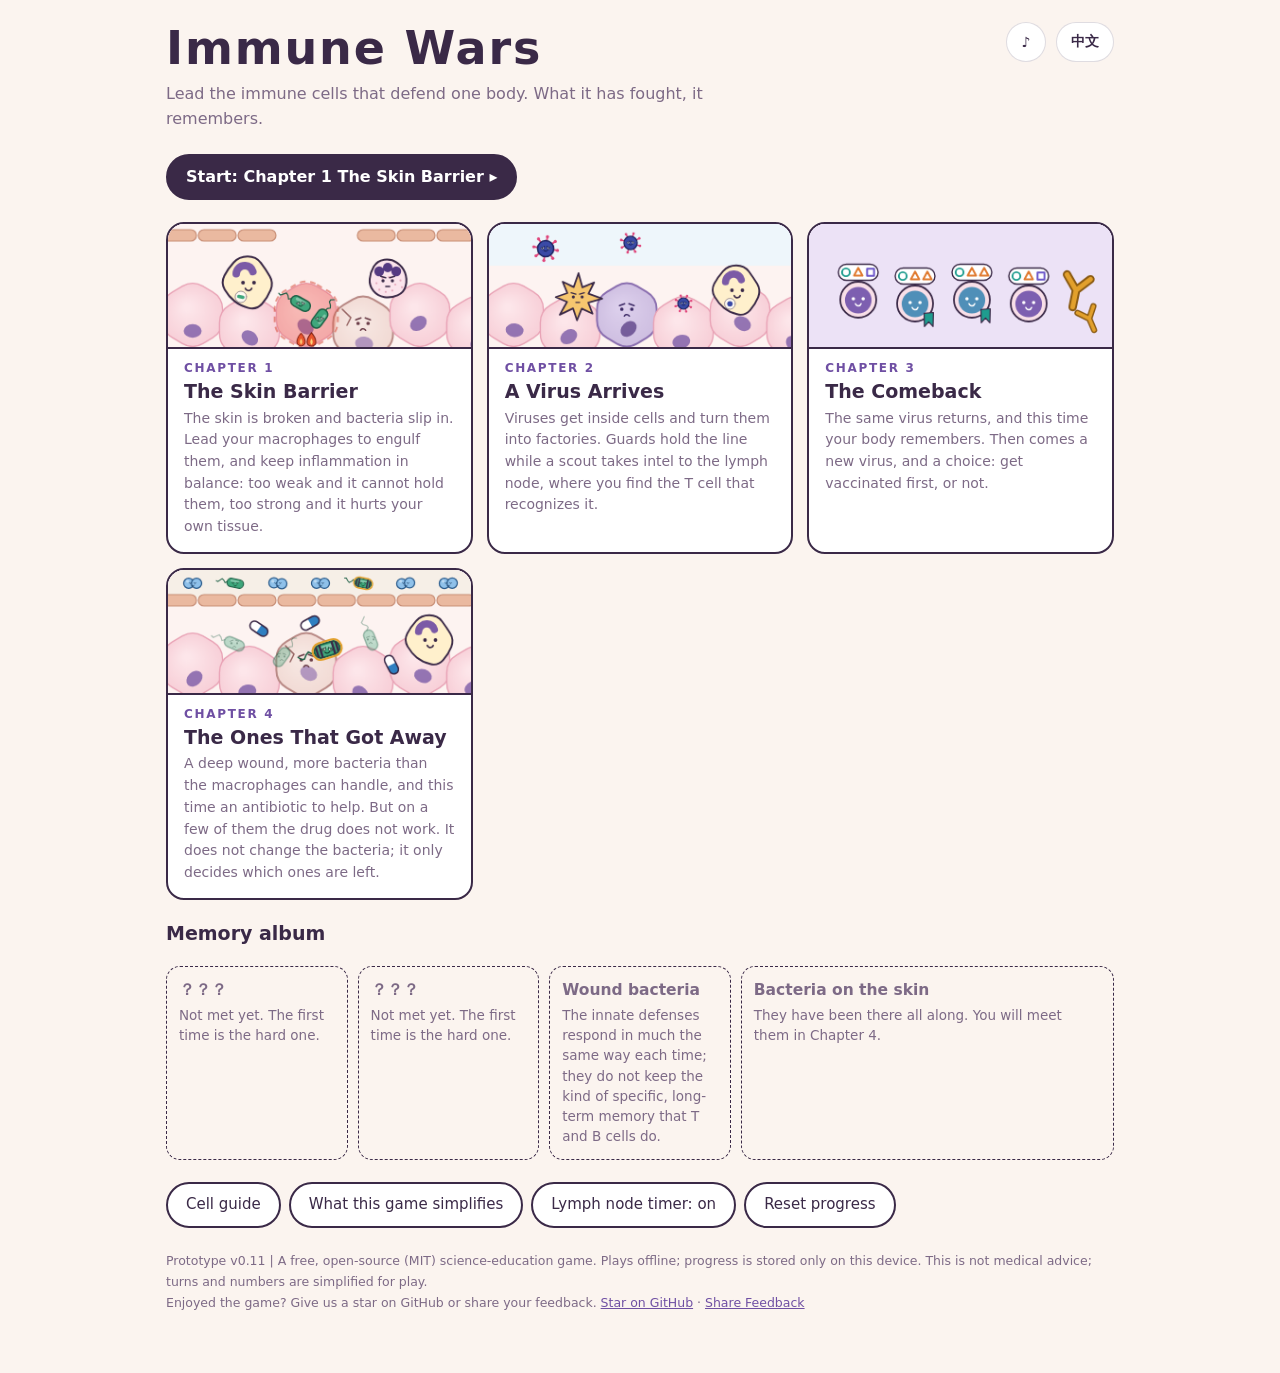
<file: index.html>
<!doctype html>
<html lang="zh-Hant-TW">
<head>
<meta charset="utf-8">
<meta name="viewport" content="width=device-width,initial-scale=1,viewport-fit=cover">
<title>免疫系統大作戰 Immune Wars</title>
<meta name="description" content="免費、開源的免疫系統科普策略遊戲。A free, open-source strategy game about the immune system.">
<meta name="theme-color" content="#fbf4ef">
<link rel="icon" href="data:image/svg+xml,%3Csvg xmlns='http://www.w3.org/2000/svg' viewBox='0 0 32 32'%3E%3Ccircle cx='16' cy='16' r='14' fill='%23f8dfe8' stroke='%233a2947' stroke-width='2'/%3E%3Ccircle cx='16' cy='16.5' r='10' fill='%237d5fb0'/%3E%3Ccircle cx='12.5' cy='15' r='1.6' fill='%23fff'/%3E%3Ccircle cx='19.5' cy='15' r='1.6' fill='%23fff'/%3E%3Cpath d='M12.5 19.5q3.5 3 7 0' fill='none' stroke='%23fff' stroke-width='1.6' stroke-linecap='round'/%3E%3C/svg%3E">
<link rel="stylesheet" href="css/game.css">
</head>
<body>
<div id="app"></div>
<noscript>這款遊戲需要 JavaScript。This game needs JavaScript.</noscript>
<script src="js/core.js"></script>
<script src="js/art.js"></script>
<script src="js/rules.js"></script>
<script src="js/battle.js"></script>
<script src="js/lymph.js"></script>
<script src="js/mode-skin.js"></script>
<script src="js/mode-airway.js"></script>
<script src="js/mode-abx.js"></script>
<script src="js/app.js"></script>
</body>
</html>
</file>
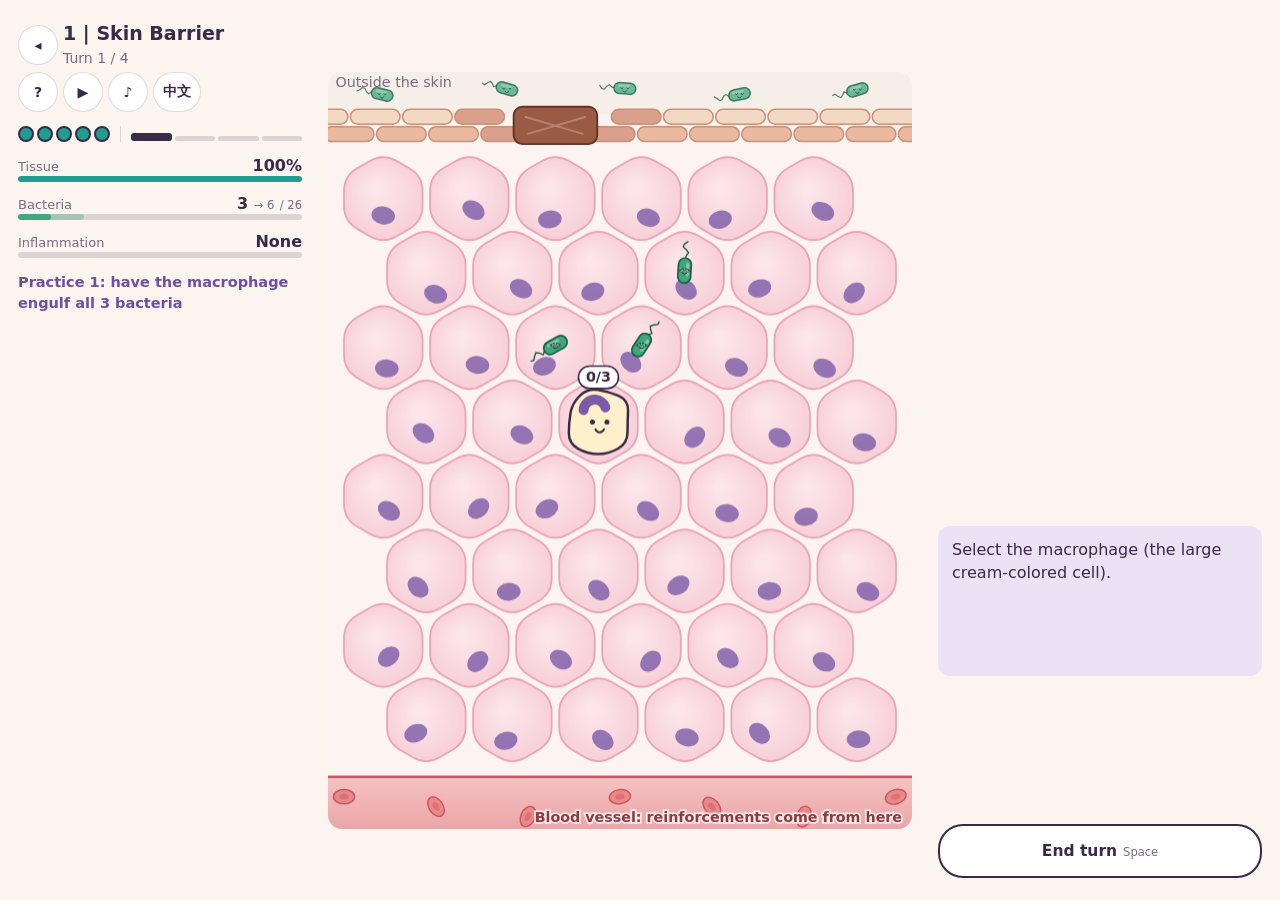
<file: levels/01-skin-barrier.html>
<!doctype html>
<html lang="zh-Hant-TW">
<head>
<meta charset="utf-8">
<meta name="viewport" content="width=device-width,initial-scale=1">
<title>免疫系統大作戰 Immune Wars</title>
<!-- 舊版的關卡網址。新版是單一頁面，這裡只負責把舊連結帶到對應的章節。 -->
<script>location.replace('../index.html' + location.search + '#skin');</script>
</head>
<body><p><a href="../index.html#skin">免疫系統大作戰 Immune Wars ▸</a></p></body>
</html>
</file>
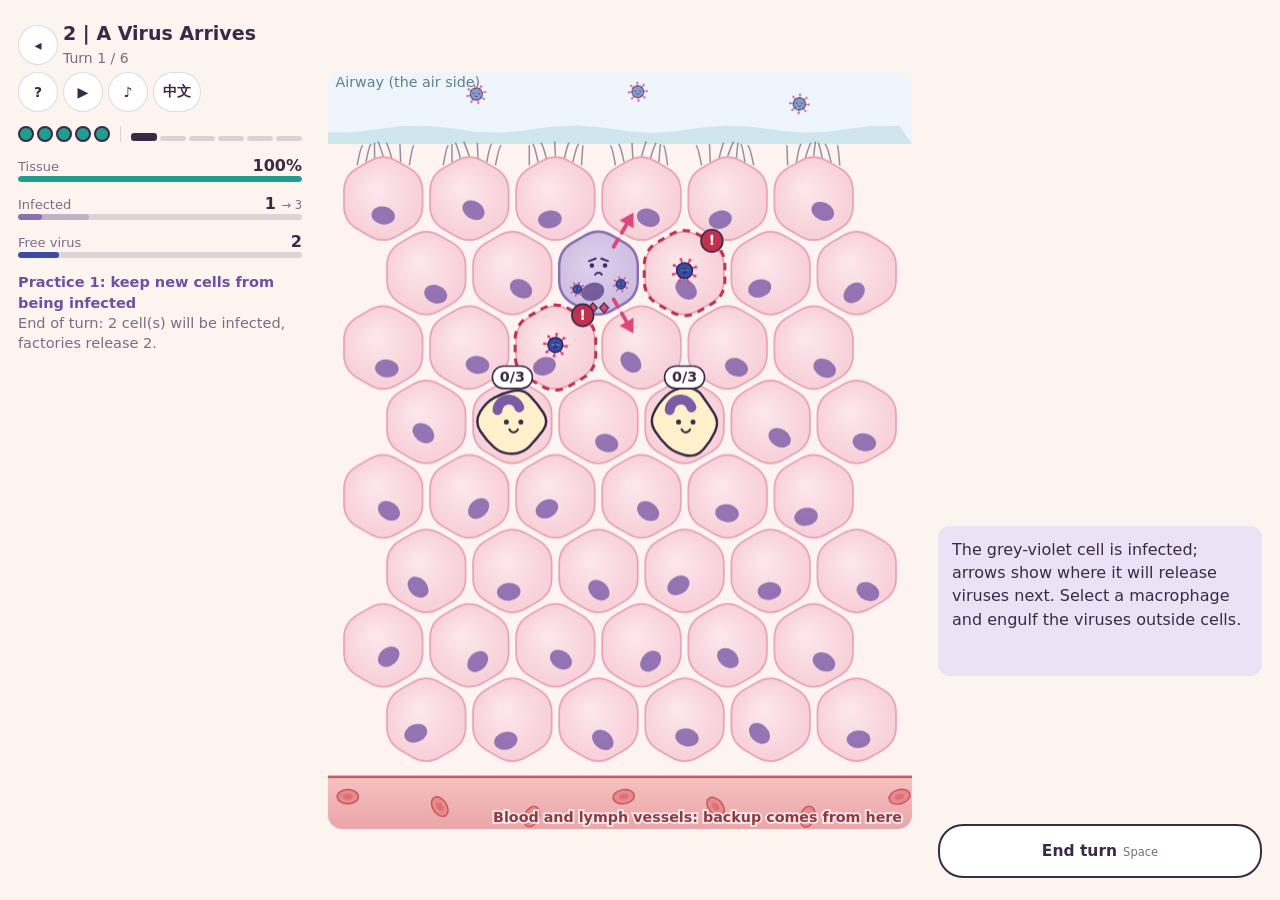
<file: levels/02-viral-infection.html>
<!doctype html>
<html lang="zh-Hant-TW">
<head>
<meta charset="utf-8">
<meta name="viewport" content="width=device-width,initial-scale=1">
<title>免疫系統大作戰 Immune Wars</title>
<!-- 舊版的關卡網址。新版是單一頁面，這裡只負責把舊連結帶到對應的章節。 -->
<script>location.replace('../index.html' + location.search + '#airway');</script>
</head>
<body><p><a href="../index.html#airway">免疫系統大作戰 Immune Wars ▸</a></p></body>
</html>
</file>
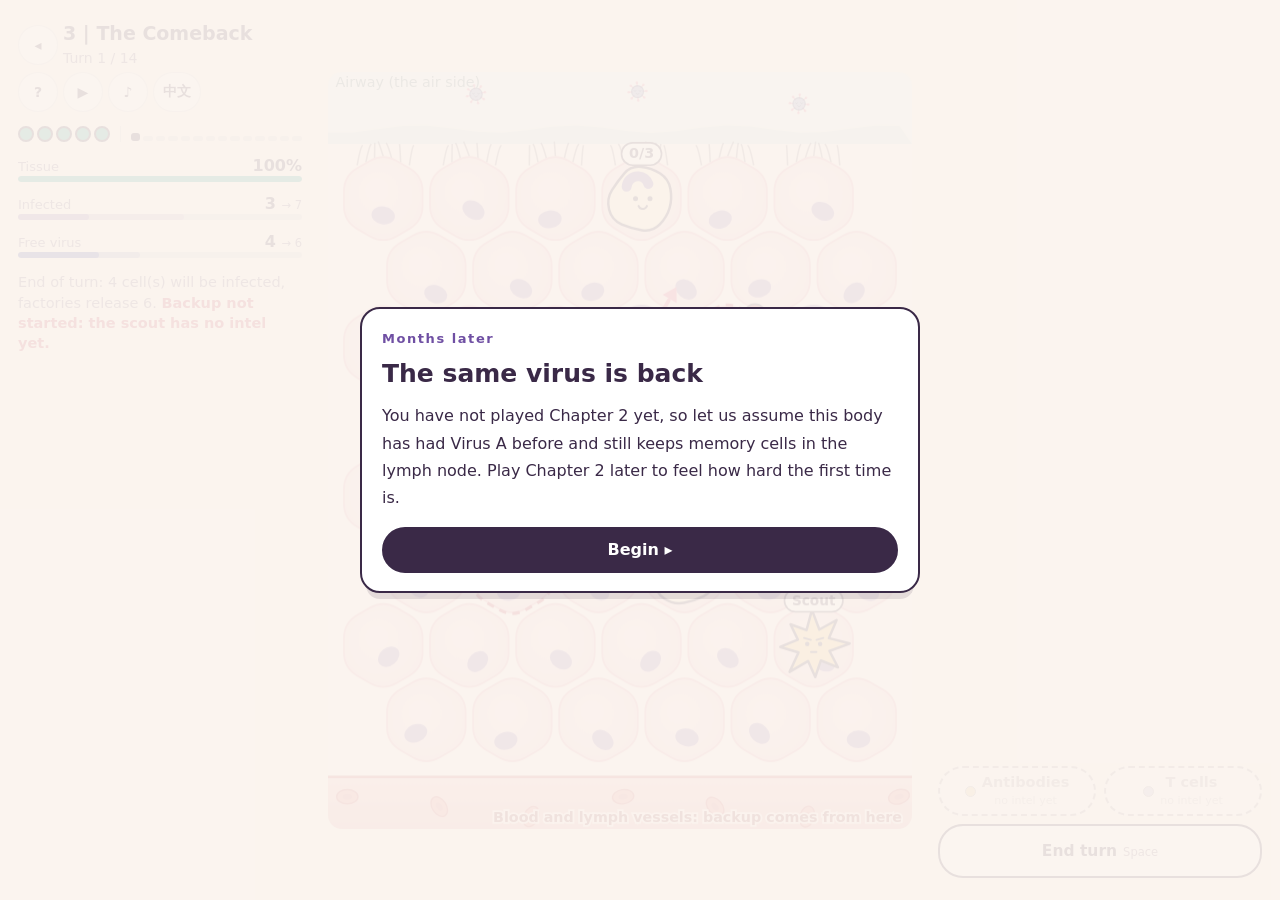
<file: levels/03-immune-memory.html>
<!doctype html>
<html lang="zh-Hant-TW">
<head>
<meta charset="utf-8">
<meta name="viewport" content="width=device-width,initial-scale=1">
<title>免疫系統大作戰 Immune Wars</title>
<!-- 舊版的關卡網址。新版是單一頁面，這裡只負責把舊連結帶到對應的章節。 -->
<script>location.replace('../index.html' + location.search + '#return');</script>
</head>
<body><p><a href="../index.html#return">免疫系統大作戰 Immune Wars ▸</a></p></body>
</html>
</file>
<file: css/game.css>
/* 免疫系統大作戰 Immune Wars — 共用樣式
   版面：手機直向＝上狀態／中戰場／下操作；桌面＝左狀態／中戰場／右操作；手機橫向＝左戰場／右其餘。
   配色取自病理切片的 H&E 染色：紙白底、伊紅粉、蘇木紫、墨色線條。單一淺色主題（刻意選擇）。 */
:root{--paper:#fbf4ef;--surface:#fff;--ink:#3a2947;--dim:#7d6a86;--line:rgba(58,41,71,.16);--eosin:#f7cdd6;--eosin2:#e58aa3;--hema:#6f4fa3;--lilac:#ece2f6;
  --gold:#e2a02c;--teal:#1f9d8f;--danger:#c0304f;--flame:#e8552e;--ok:#1c7f73;color-scheme:light}
*{box-sizing:border-box}
html,body{margin:0;height:100%;background:var(--paper);color:var(--ink);-webkit-font-smoothing:antialiased;-webkit-text-size-adjust:100%;
  font-family:"PingFang TC","Noto Sans TC","Microsoft JhengHei",system-ui,sans-serif}
button{font:inherit;color:inherit;cursor:pointer;-webkit-tap-highlight-color:transparent}
button:focus-visible,a:focus-visible{outline:3px solid var(--gold);outline-offset:2px}
#app{min-height:100%}
.pill{min-height:46px;padding:6px 18px;border-radius:24px;border:2px solid var(--ink);background:var(--surface);font-size:16px;font-weight:600;line-height:1.3}
.pill.pri{background:var(--ink);color:#fff}
.pill small{display:block;font-weight:400;font-size:12px;opacity:.8}
.pill:disabled{opacity:.4;cursor:default}
.ic{width:40px;height:40px;border-radius:20px;border:1.5px solid var(--line);background:var(--surface);font-size:14px;font-weight:600;flex:none}

/* ---------------- 戰場 ---------------- */
.bt{position:fixed;inset:0;display:grid;grid-template:"L" auto "F" 1fr "R" auto / 1fr;background:var(--paper);
  padding:env(safe-area-inset-top,0) env(safe-area-inset-right,0) env(safe-area-inset-bottom,0) env(safe-area-inset-left,0)}
.sideL{grid-area:L;padding:6px 12px 2px;display:flex;flex-direction:column;gap:5px;min-width:0}
.sideR{grid-area:R;padding:4px 12px 8px;display:flex;flex-direction:column;gap:6px;min-width:0}
.field{grid-area:F;position:relative;min-height:0;min-width:0;display:flex;align-items:center;justify-content:center;overflow:hidden}
.field canvas{display:block;touch-action:manipulation;border-radius:14px}
.top{display:flex;align-items:center;gap:5px}
.top .ttl{flex:1;min-width:0;line-height:1.25}
.top .ttl b{display:block;font-size:16px;white-space:nowrap;overflow:hidden;text-overflow:ellipsis}
.top .tl{display:flex;align-items:center;gap:8px;font-size:12.5px;color:var(--dim);white-space:nowrap}
#bLang{width:auto;min-width:40px;padding:0 9px;white-space:nowrap}
.prow{display:flex;align-items:flex-end;gap:10px} .prow #pips{flex:1}
#ap{display:inline-flex;align-items:center;gap:3px;padding-right:10px;border-right:1.5px solid var(--line)}
#ap i{width:13px;height:13px;border-radius:7px;border:2px solid var(--ink);background:transparent}
#ap i.on{background:var(--teal)}
#pips{display:flex;gap:3px;height:14px;align-items:flex-end}
#pips i{flex:1;height:5px;border-radius:3px;background:var(--line);position:relative}
#pips i.done{background:var(--dim)} #pips i.now{background:var(--ink);height:8px}
#pips i[data-m]::after{content:attr(data-m);position:absolute;left:50%;top:-12px;transform:translateX(-50%);font:700 10px system-ui;color:var(--hema);font-style:normal;white-space:nowrap}
#gauges{display:grid;grid-template-columns:repeat(3,1fr);gap:8px}
.g{min-width:0}
.g .row{display:flex;justify-content:space-between;align-items:baseline;gap:4px;font-size:12px;color:var(--dim);white-space:nowrap}
.g .row span{overflow:hidden;text-overflow:ellipsis}
.g .row em{font-style:normal;font-weight:700;font-size:14px;color:var(--ink);font-variant-numeric:tabular-nums}
.g .row em small{font-weight:400;font-size:11.5px;color:var(--dim)}
.g .bar{height:6px;border-radius:3px;background:var(--line);position:relative;overflow:hidden;margin-top:1px}
.g .bar s,.g .bar u{position:absolute;left:0;top:0;bottom:0;border-radius:3px;transition:width .35s}
.g .bar u{opacity:.35}
.g.warn .row em{color:var(--danger)}
/* 手機直向：上下兩塊都是固定高度，戰場大小不會因為文字長短跳動 */
#goal{font-size:13px;line-height:1.4;height:36.4px;overflow:hidden;color:var(--dim);display:-webkit-box;-webkit-line-clamp:2;-webkit-box-orient:vertical}
#goal b{color:var(--hema)} #goal .w{color:var(--danger);font-weight:600}
#hint{font-size:14.5px;line-height:1.45;height:75px;overflow:auto;padding:6px 12px;border-radius:12px;background:var(--lilac)}
#hint:empty{visibility:hidden}
#hint b{color:#a02c62} #hint .w{color:var(--danger);font-weight:600}
#hint .inf{display:block;font-size:12.5px;color:var(--dim);margin-top:2px} #hint .inf b{color:var(--ink)}
#info{display:none;font-size:13px;line-height:1.5;color:var(--dim)}
#info b{color:var(--ink)}
.bar2{display:flex;gap:8px;align-items:stretch}
#acts{flex:2.1;display:grid;grid-template-columns:1fr 1fr;gap:8px;min-width:0}
#acts:empty{display:none}
.act{min-height:50px;min-width:0;border-radius:25px;border:2px solid var(--ink);background:var(--surface);font-size:14.5px;font-weight:600;display:flex;align-items:center;justify-content:center;gap:6px;padding:3px 8px;line-height:1.2}
.act small{font-weight:400;font-size:11px;color:var(--dim)}
.act .dot{width:11px;height:11px;border-radius:6px;flex:none;border:1.5px solid var(--ink)}
.act:disabled{opacity:.42;cursor:default;border-style:dashed}
.act.on,.act.armed{background:var(--ink);color:#fff} .act.on small,.act.armed small{color:#e7dcef}
#bEnd{flex:1;min-height:50px;border-radius:25px;border:2px solid var(--ink);background:var(--surface);font-size:15.5px;font-weight:700;padding:3px 8px;line-height:1.2}
#bEnd small{display:none;font-weight:400;font-size:11.5px;color:var(--dim);margin-left:6px}
#bEnd.pulse{background:var(--ink);color:#fff;animation:pulse 1.2s infinite} #bEnd.pulse small{color:#e7dcef}
#bEnd.danger{border-color:var(--danger);color:var(--danger)}
#bEnd:disabled{opacity:.4}
@keyframes pulse{50%{transform:scale(1.03)}}
#banner{position:absolute;left:50%;top:10px;transform:translateX(-50%);font-size:13px;font-weight:600;padding:3px 12px;border-radius:12px;background:var(--ink);color:#fff;pointer-events:none;white-space:nowrap}
#banner:empty{display:none}
.ov{position:absolute;inset:0;background:rgba(251,244,239,.9);display:none;align-items:center;justify-content:center;padding:14px;z-index:5;overflow:auto}
.ov.on{display:flex}
.card{width:min(560px,100%);max-height:100%;overflow:auto;background:var(--surface);border:2px solid var(--ink);border-radius:20px;padding:22px 20px 18px;display:flex;flex-direction:column;gap:12px;box-shadow:0 12px 0 -6px rgba(58,41,71,.12)}
.card>*{flex-shrink:0}
.card h1{margin:0;font-size:25px;line-height:1.3;text-wrap:balance}
.card h2{margin:0;font-size:13px;font-weight:600;letter-spacing:.12em;color:var(--hema)}
.card p{margin:0;font-size:16px;line-height:1.7}
.card p.note{font-size:13px;color:var(--dim);line-height:1.6}
.card .btns{display:flex;flex-wrap:wrap;gap:8px;margin-top:4px}
.card .btns .pill{flex:1 1 150px}
.card .btns .pill.sm{flex:0 1 auto;min-height:40px;font-size:14px;font-weight:400;border-width:1.5px;border-color:var(--line)}
.card .stars{font-size:30px;letter-spacing:4px;color:var(--gold);line-height:1} .card .stars i{color:var(--line);font-style:normal}
.card .stats{display:grid;grid-template-columns:repeat(auto-fit,minmax(110px,1fr));gap:8px}
.card .stats div{font-size:12px;color:var(--dim);line-height:1.3} .card .stats b{display:block;font-size:21px;color:var(--ink);font-variant-numeric:tabular-nums}
.card svg{width:100%;height:auto;display:block}
.card table{width:100%;border-collapse:collapse;font-size:14px;font-variant-numeric:tabular-nums}
.card th{font-weight:400;color:var(--dim);font-size:12px;text-align:left;padding:4px 6px;border-bottom:1.5px solid var(--ink)}
.card td{padding:7px 6px;border-bottom:1px solid var(--line)} .card td:nth-child(n+2),.card th:nth-child(n+2){text-align:right;white-space:nowrap}
.card .rules{display:grid;grid-template-columns:auto 1fr;gap:6px 12px;font-size:14px;line-height:1.55}
.card .rules b{white-space:nowrap}
.card.lose h1{color:var(--danger)}
.lrow{display:flex;justify-content:flex-end}

/* 淋巴結場景 */
.ln{position:absolute;inset:0;background:var(--paper);z-index:6;display:none;flex-direction:column;align-items:center;gap:8px;padding:10px 12px;overflow:auto}
.ln.on{display:flex}
.ln .lnw{width:min(100%,520px);border:2px solid var(--ink);border-radius:18px;overflow:hidden;background:var(--lilac);flex:none}
.ln canvas{display:block;width:100%;height:auto;touch-action:manipulation;cursor:pointer}
.ln h3{margin:0;font-size:16px;width:min(100%,520px);display:flex;justify-content:space-between;align-items:baseline}
.ln h3{align-items:center;gap:8px} .ln h3 span{font-size:12.5px;font-weight:400;color:var(--dim);flex:1;text-align:right} .ln h3 .ic{width:auto;min-width:40px;padding:0 9px;height:34px}
.ln p{margin:0;width:min(100%,520px);font-size:15.5px;line-height:1.55;min-height:48px}
.ln p b{color:#a02c62}
.ln .btns{width:min(100%,520px);display:flex;gap:8px;flex-wrap:wrap} .ln .btns .pill{flex:1 1 150px}

/* 比較矮的手機（瀏覽器工具列佔掉高度時）：把戰場以外的東西再壓縮 */
@media (max-height:700px) and (orientation:portrait){
  .sideL{padding-top:4px;gap:3px} .sideR{padding-bottom:6px;gap:5px}
  .ic{width:36px;height:36px} .top .ttl b{font-size:15px}
  #goal{height:18.2px;-webkit-line-clamp:1} #hint{height:56px;font-size:13.5px;padding:5px 10px}
  .act,#bEnd{min-height:44px} .act{font-size:13.5px} #pips{height:12px}
}
@media (max-width:380px){.act .dot{display:none} .ic{width:36px;height:36px} .act{font-size:13.5px}}
@media (min-width:900px) and (min-height:501px){
  .bt{grid-template:"L F R" 1fr / minmax(250px,320px) 1fr minmax(280px,360px);gap:0 8px}
  .sideL,.sideR{padding:22px 18px;gap:14px}
  .top{flex-wrap:wrap} .top .ttl{flex:1 1 calc(100% - 60px)} .top .ttl b{font-size:19px;white-space:normal}
  .top .tl{font-size:14px;margin-top:4px} #ap i{width:16px;height:16px;border-radius:8px} .prow{align-items:center}
  .sideR{justify-content:flex-end}
  #gauges{grid-template-columns:1fr;gap:12px} .g .row{font-size:13px} .g .row em{font-size:16px}
  #goal{font-size:14.5px;height:auto;min-height:84px;display:block;overflow:visible}
  #hint{height:150px;font-size:16px;padding:12px 14px} #info{display:block;min-height:120px;font-size:14px}
  .bar2{flex-wrap:wrap} #acts{flex:1 1 100%} #bEnd{min-height:54px} #bEnd small{display:inline}
  .field{padding:10px 0}
}
@media (max-height:500px) and (orientation:landscape){
  .bt{grid-template:"F L" auto "F R" 1fr / auto 1fr}
  .field{height:100vh;height:100dvh;aspect-ratio:470/610}
  .sideL{padding:6px 10px 2px;gap:4px} .sideR{padding:2px 10px 6px;gap:5px;overflow:auto;justify-content:flex-end}
  #hint{height:auto;min-height:44px;max-height:92px;font-size:13.5px} #info{display:block;max-height:40px;overflow:auto;font-size:12.5px}
  #goal{height:auto;max-height:38px}
  .act,#bEnd{min-height:44px}
}
@media (max-height:500px) and (orientation:landscape){
  .ln{display:none;grid-template:"c h" auto "c p" 1fr "c b" auto / auto 1fr;gap:6px 14px;align-items:start}
  .ln.on{display:grid}
  .ln .lnw{grid-area:c;width:auto;height:calc(100vh - 20px);height:calc(100dvh - 20px);aspect-ratio:390/500}
  .ln h3{grid-area:h;width:auto} .ln p{grid-area:p;width:auto} .ln .btns{grid-area:b;width:auto}
}
/* ---------------- 主選單與書頁 ---------------- */
.menu{max-width:980px;margin:0 auto;padding:22px max(16px,env(safe-area-inset-right,0px)) 60px max(16px,env(safe-area-inset-left,0px));display:flex;flex-direction:column;gap:22px}
.menu header{display:flex;align-items:flex-start;gap:10px}
.menu header div{flex:1}
.menu h1{margin:0;font-size:clamp(30px,7vw,46px);line-height:1.15;letter-spacing:.04em}
.menu .sub{margin:6px 0 0;font-size:16px;line-height:1.6;color:var(--dim);max-width:34em}
.menu h2{margin:0;font-size:19px}
.menu .hero{display:flex;gap:10px;flex-wrap:wrap;align-items:center}
.chs{display:grid;grid-template-columns:repeat(auto-fit,minmax(250px,1fr));gap:14px}
.ch{border:2px solid var(--ink);border-radius:18px;background:var(--surface);padding:0;text-align:left;display:flex;flex-direction:column;overflow:hidden}
.ch canvas{display:block;width:100%;height:auto;background:var(--lilac);border-bottom:2px solid var(--ink)}
.ch div{padding:12px 16px 14px;display:flex;flex-direction:column;gap:4px}
.ch small{font-size:12px;letter-spacing:.14em;color:var(--hema);font-weight:600;text-transform:uppercase}
.ch b{font-size:19px;line-height:1.3}
.ch span{font-size:14px;line-height:1.55;color:var(--dim);font-weight:400}
.ch em{font-style:normal;font-size:13px;font-weight:600;color:var(--ok)} .ch em i{font-style:normal;color:var(--gold);letter-spacing:2px}
.album{display:grid;grid-template-columns:repeat(auto-fit,minmax(150px,1fr));gap:10px}
.album div{border:1.5px solid var(--ink);border-radius:14px;padding:12px;background:var(--surface);font-size:13.5px;line-height:1.5;display:flex;flex-direction:column;gap:3px}
.album div.q{border-style:dashed;color:var(--dim);background:transparent}
.album b{font-size:15.5px} .album em{font-style:normal;font-size:12px;font-weight:700;color:var(--ok)} .album canvas{width:104px;height:42px}
.links{display:flex;gap:8px;flex-wrap:wrap}
.links .pill{font-weight:400;font-size:15px;color:var(--ink)}
.menu footer{font-size:12.5px;color:var(--dim);line-height:1.7}
.menu footer a{color:var(--hema)}
.page{max-width:720px;margin:0 auto;padding:18px max(16px,env(safe-area-inset-right,0px)) 60px max(16px,env(safe-area-inset-left,0px));display:flex;flex-direction:column;gap:14px;font-size:16px;line-height:1.75}
.page h1{margin:0;font-size:28px} .page h2{margin:14px 0 0;font-size:19px} .page p,.page ul{margin:0} .page li{margin:5px 0}
.page .note{font-size:13.5px;color:var(--dim)} .page a{color:var(--hema)}
.codex{display:grid;grid-template-columns:repeat(auto-fit,minmax(280px,1fr));gap:12px}
.cx{border:1.5px solid var(--ink);border-radius:14px;background:var(--surface);padding:12px 14px;display:grid;grid-template-columns:76px 1fr;gap:4px 12px;font-size:14.5px;line-height:1.6}
.cx canvas{width:76px;height:76px;grid-row:1/3}
.cx b{font-size:16.5px;line-height:1.3} .cx b small{display:block;font-size:12.5px;font-weight:400;color:var(--dim)}
.cx{align-content:start} .cx p{margin:0;grid-column:2} .cx details{grid-column:1/3;font-size:13.5px;color:var(--dim)} .cx summary{cursor:pointer;color:var(--hema)}
.cx.q{border-style:dashed;color:var(--dim);background:transparent}
@media (prefers-reduced-motion:reduce){#bEnd.pulse{animation:none}}
</file>
